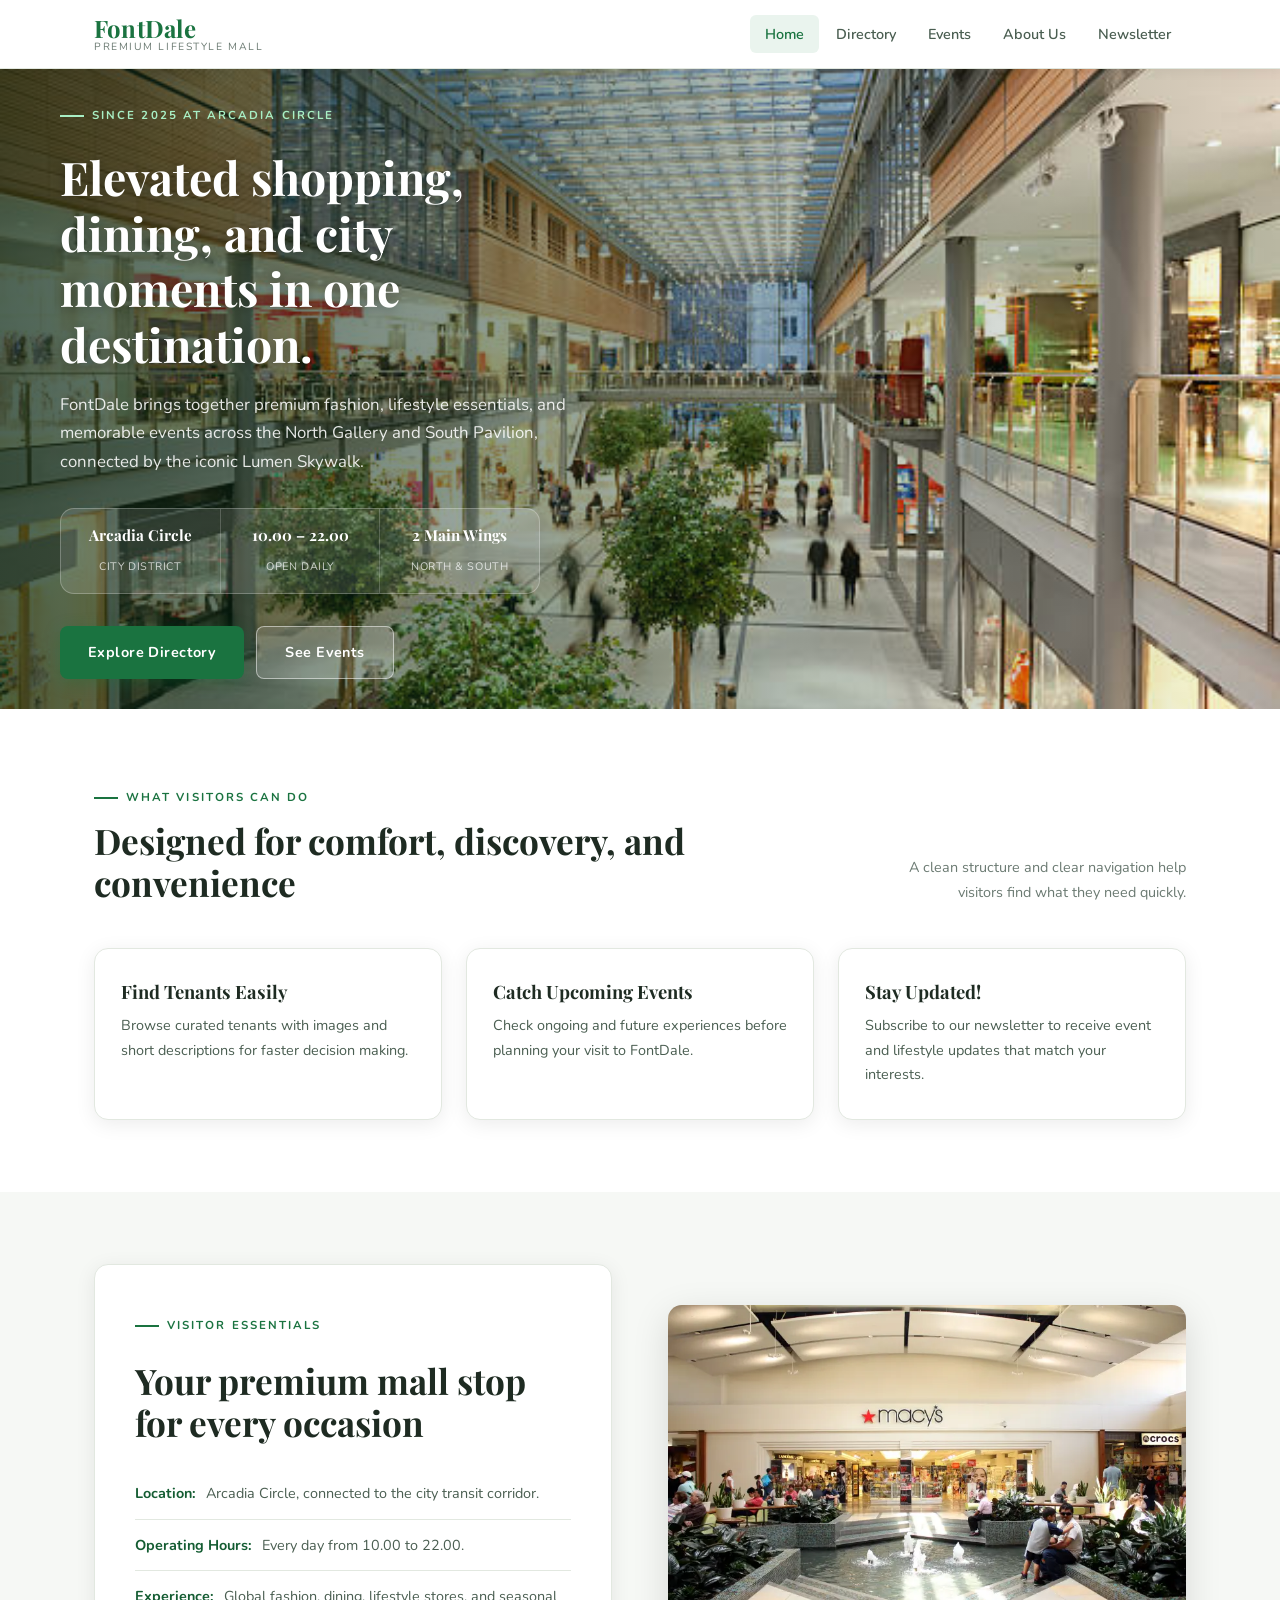
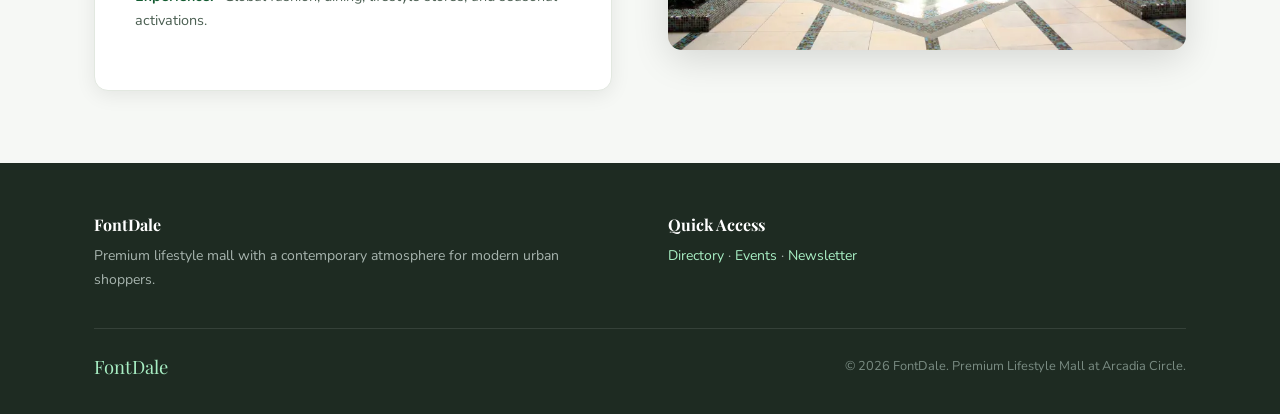
<file: index.html>
<!DOCTYPE html>
<html lang="en">
<head>
  <meta charset="UTF-8">
  <meta name="viewport" content="width=device-width, initial-scale=1.0">
  <title>FontDale | Home</title>
  <link rel="stylesheet" href="css/style.css">
</head>
<body>

  <header class="site-header">
    <div class="container nav-wrap">
      <a class="brand" href="index.html">
        <span class="brand-title">FontDale</span>
        <span class="brand-subtitle">Premium Lifestyle Mall</span>
      </a>
      <button class="nav-toggle" aria-label="Open navigation">&#9776;</button>
      <nav class="nav-links">
        <a class="active" href="index.html">Home</a>
        <a href="directory.html">Directory</a>
        <a href="events.html">Events</a>
        <a href="about.html">About Us</a>
        <a href="newsletter.html">Newsletter</a>
      </nav>
    </div>
  </header>

  <main>

    <section class="hero">
      <div class="hero-img-wrap">
        <img src="assets/hero-mall.png" alt="FontDale mall interior">
        <div class="hero-overlay">
          <div class="hero-text fade-up">
            <span class="eyebrow">Since 2025 at Arcadia Circle</span>
            <h1>Elevated shopping, dining, and city moments in one destination.</h1>
            <p>FontDale brings together premium fashion, lifestyle essentials, and memorable events across the North Gallery and South Pavilion, connected by the iconic Lumen Skywalk.</p>
            <div class="stat-row">
              <div class="stat-item">
                <strong>Arcadia Circle</strong>
                <span>City district</span>
              </div>
              <div class="stat-item">
                <strong>10.00 &ndash; 22.00</strong>
                <span>Open daily</span>
              </div>
              <div class="stat-item">
                <strong>2 Main Wings</strong>
                <span>North &amp; South</span>
              </div>
            </div>
            <div class="cta-row">
              <a class="btn btn-primary" href="directory.html">Explore Directory</a>
              <a class="btn btn-secondary" href="events.html">See Events</a>
            </div>
          </div>
        </div>
      </div>
    </section>

    <section class="section">
      <div class="container">
        <div class="section-head">
          <div>
            <span class="eyebrow">What visitors can do</span>
            <h2>Designed for comfort, discovery, and convenience</h2>
          </div>
          <p class="small-note">A clean structure and clear navigation help visitors find what they need quickly.</p>
        </div>
        <div class="quick-grid">
          <article class="info-card">
            <h3>Find Tenants Easily</h3>
            <p>Browse curated tenants with images and short descriptions for faster decision making.</p>
          </article>
          <article class="info-card">
            <h3>Catch Upcoming Events</h3>
            <p>Check ongoing and future experiences before planning your visit to FontDale.</p>
          </article>
          <article class="info-card">
            <h3>Stay Updated!</h3>
            <p>Subscribe to our newsletter to receive event and lifestyle updates that match your interests.</p>
          </article>
        </div>
      </div>
    </section>

    <section class="section section-alt">
      <div class="container two-col">
        <div class="highlight-card">
          <span class="eyebrow">Visitor essentials</span>
          <h2>Your premium mall stop for every occasion</h2>
          <ul class="list-clean">
            <li><strong>Location:</strong> Arcadia Circle, connected to the city transit corridor.</li>
            <li><strong>Operating Hours:</strong> Every day from 10.00 to 22.00.</li>
            <li><strong>Experience:</strong> Global fashion, dining, lifestyle stores, and seasonal activations.</li>
          </ul>
        </div>
        <div class="visual-box">
          <img src="assets/visitor-essentials.png" alt="FontDale mall entrance and common areas">
        </div>
      </div>
    </section>

  </main>

  <footer class="site-footer">
    <div class="container">
      <div class="footer-grid">
        <div>
          <h3>FontDale</h3>
          <p>Premium lifestyle mall with a contemporary atmosphere for modern urban shoppers.</p>
        </div>
        <div>
          <h3>Quick Access</h3>
          <p><a href="directory.html">Directory</a> &middot; <a href="events.html">Events</a> &middot; <a href="newsletter.html">Newsletter</a></p>
        </div>
      </div>
      <div class="footer-bottom">
        <span class="footer-brand">FontDale</span>
        <p>&copy; 2026 FontDale. Premium Lifestyle Mall at Arcadia Circle.</p>
      </div>
    </div>
  </footer>

  <script src="js/script.js"></script>
</body>
</html>
</file>
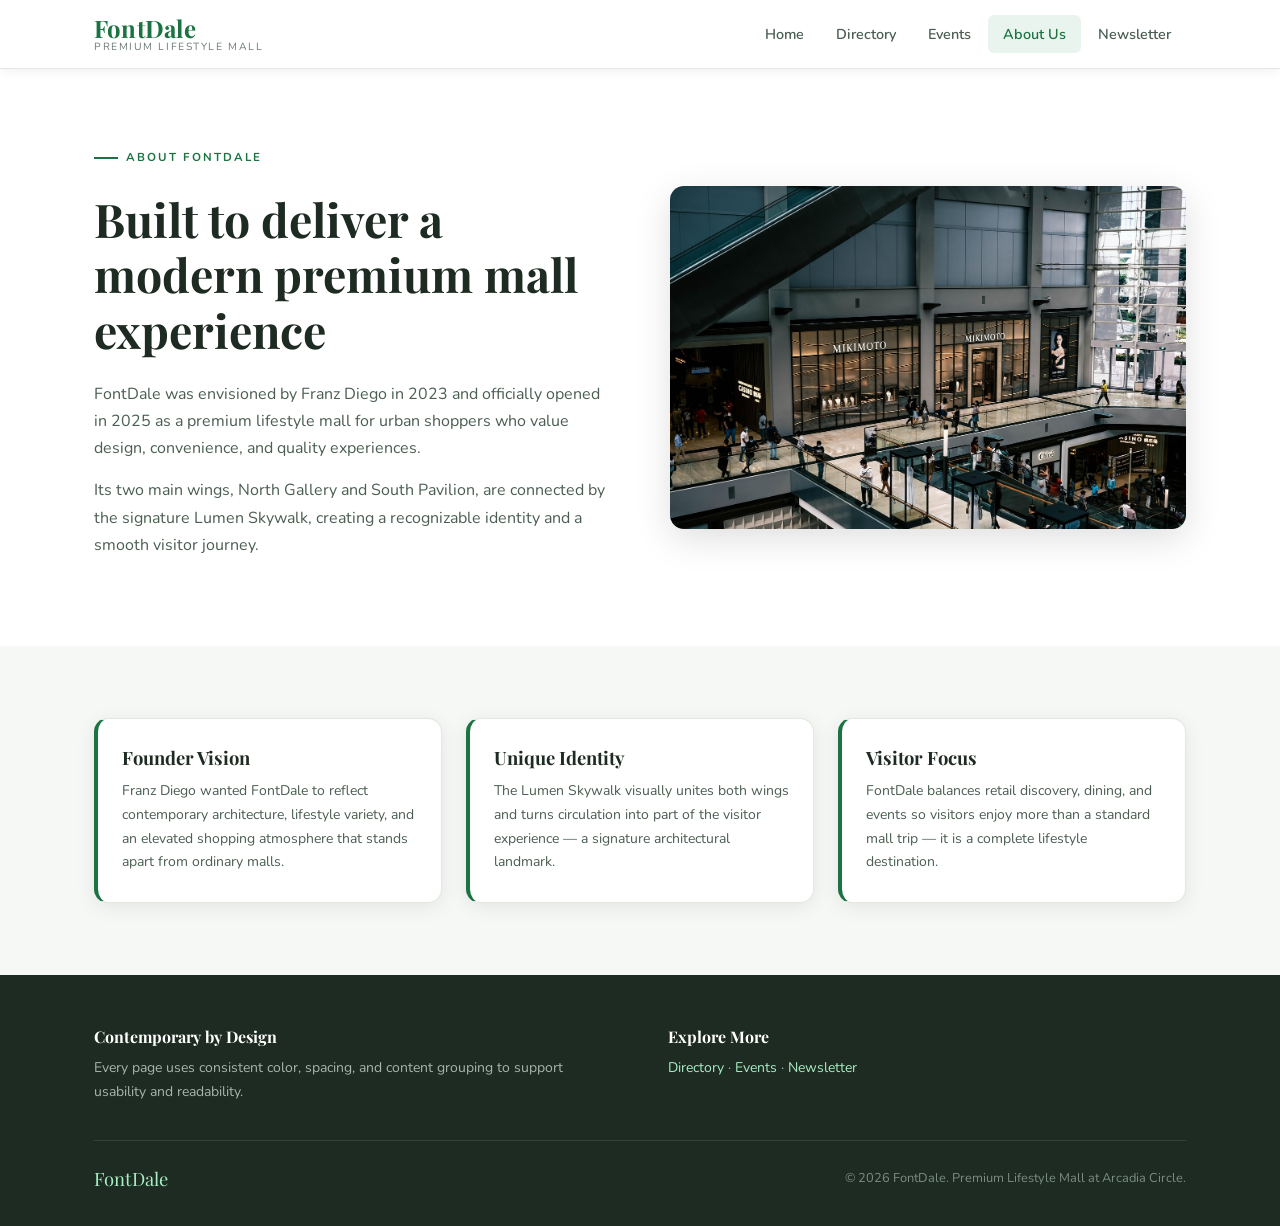
<file: about.html>
<!DOCTYPE html>
<html lang="en">
<head>
  <meta charset="UTF-8">
  <meta name="viewport" content="width=device-width, initial-scale=1.0">
  <title>FontDale | About Us</title>
  <link rel="stylesheet" href="css/style.css">
</head>
<body>

  <header class="site-header">
    <div class="container nav-wrap">
      <a class="brand" href="index.html">
        <span class="brand-title">FontDale</span>
        <span class="brand-subtitle">Premium Lifestyle Mall</span>
      </a>
      <button class="nav-toggle" aria-label="Open navigation">&#9776;</button>
      <nav class="nav-links">
        <a href="index.html">Home</a>
        <a href="directory.html">Directory</a>
        <a href="events.html">Events</a>
        <a class="active" href="about.html">About Us</a>
        <a href="newsletter.html">Newsletter</a>
      </nav>
    </div>
  </header>

  <main>

    <section class="section">
      <div class="container about-grid">
        <article class="about-card">
          <span class="eyebrow">About FontDale</span>
          <h1>Built to deliver a modern premium mall experience</h1>
          <p>FontDale was envisioned by Franz Diego in 2023 and officially opened in 2025 as a premium lifestyle mall for urban shoppers who value design, convenience, and quality experiences.</p>
          <p>Its two main wings, North Gallery and South Pavilion, are connected by the signature Lumen Skywalk, creating a recognizable identity and a smooth visitor journey.</p>
        </article>
        <div class="visual-box">
          <img src="assets/about-skywalk-new.jpg" alt="Lumen Skywalk connecting FontDale's two wings">
        </div>
      </div>
    </section>

    <section class="section section-alt">
      <div class="container card-grid">
        <article class="timeline-card">
          <h3>Founder Vision</h3>
          <p>Franz Diego wanted FontDale to reflect contemporary architecture, lifestyle variety, and an elevated shopping atmosphere that stands apart from ordinary malls.</p>
        </article>
        <article class="timeline-card">
          <h3>Unique Identity</h3>
          <p>The Lumen Skywalk visually unites both wings and turns circulation into part of the visitor experience — a signature architectural landmark.</p>
        </article>
        <article class="timeline-card">
          <h3>Visitor Focus</h3>
          <p>FontDale balances retail discovery, dining, and events so visitors enjoy more than a standard mall trip — it is a complete lifestyle destination.</p>
        </article>
      </div>
    </section>

  </main>

  <footer class="site-footer">
    <div class="container">
      <div class="footer-grid">
        <div>
          <h3>Contemporary by Design</h3>
          <p>Every page uses consistent color, spacing, and content grouping to support usability and readability.</p>
        </div>
        <div>
          <h3>Explore More</h3>
          <p><a href="directory.html">Directory</a> &middot; <a href="events.html">Events</a> &middot; <a href="newsletter.html">Newsletter</a></p>
        </div>
      </div>
      <div class="footer-bottom">
        <span class="footer-brand">FontDale</span>
        <p>&copy; 2026 FontDale. Premium Lifestyle Mall at Arcadia Circle.</p>
      </div>
    </div>
  </footer>

  <script src="js/script.js"></script>
</body>
</html>
</file>
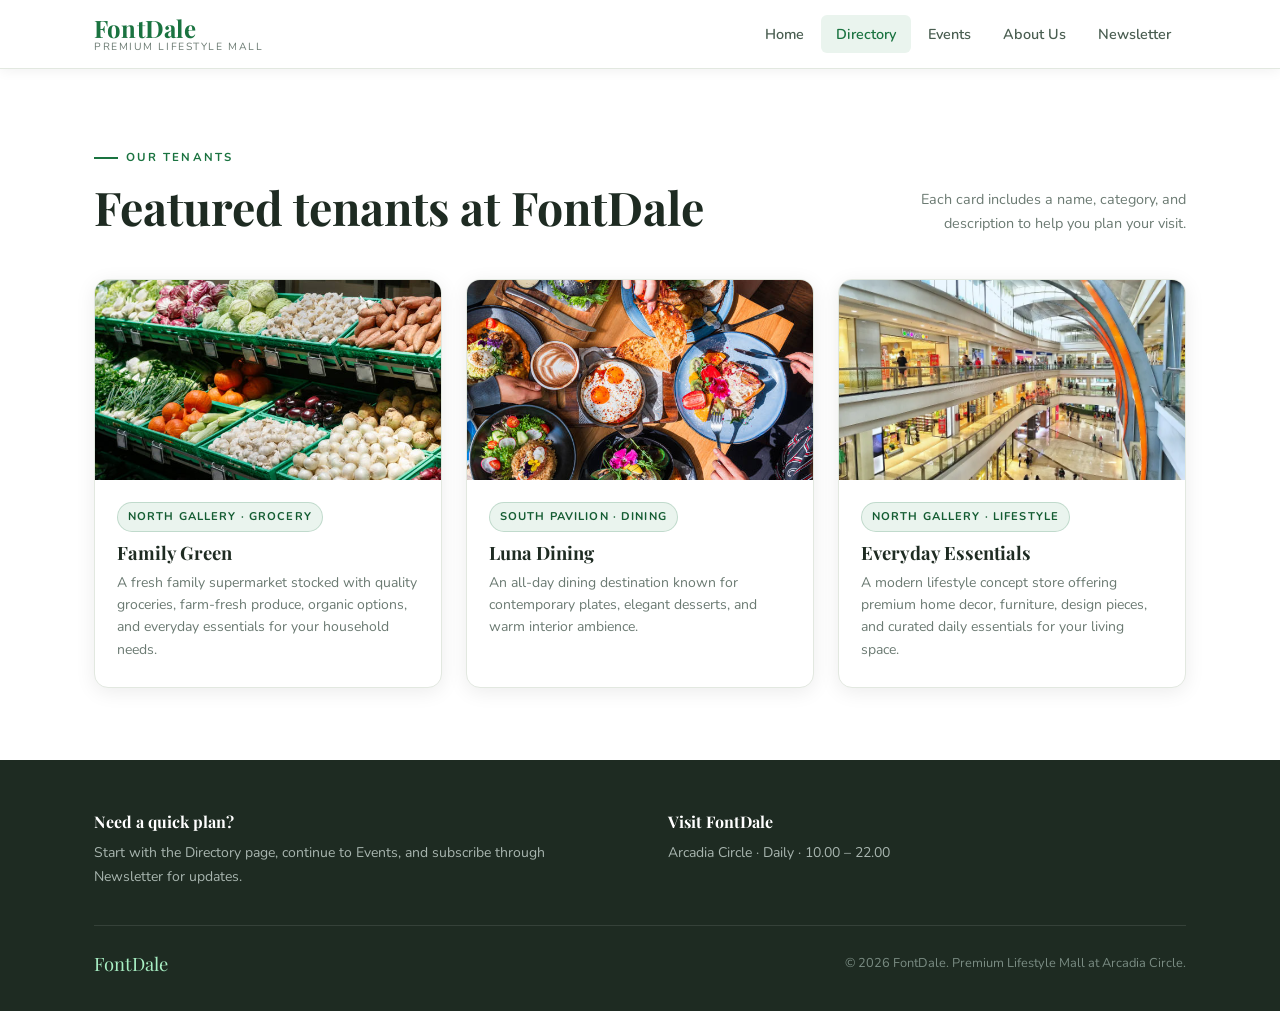
<file: directory.html>
<!DOCTYPE html>
<html lang="en">
<head>
  <meta charset="UTF-8">
  <meta name="viewport" content="width=device-width, initial-scale=1.0">
  <title>FontDale | Directory</title>
  <link rel="stylesheet" href="css/style.css">
</head>
<body>

  <header class="site-header">
    <div class="container nav-wrap">
      <a class="brand" href="index.html">
        <span class="brand-title">FontDale</span>
        <span class="brand-subtitle">Premium Lifestyle Mall</span>
      </a>
      <button class="nav-toggle" aria-label="Open navigation">&#9776;</button>
      <nav class="nav-links">
        <a href="index.html">Home</a>
        <a class="active" href="directory.html">Directory</a>
        <a href="events.html">Events</a>
        <a href="about.html">About Us</a>
        <a href="newsletter.html">Newsletter</a>
      </nav>
    </div>
  </header>

  <main class="section">
    <div class="container">
      <div class="section-head">
        <div>
          <span class="eyebrow">Our Tenants</span>
          <h1>Featured tenants at FontDale</h1>
        </div>
        <p class="small-note">Each card includes a name, category, and description to help you plan your visit.</p>
      </div>

      <div class="card-grid">

        <article class="tenant-card">
          <img src="assets/grocery-tenant.png" alt="Family Green fresh produce and grocery">
          <div class="card-body">
            <span class="badge">North Gallery &middot; Grocery</span>
            <h3>Family Green</h3>
            <p>A fresh family supermarket stocked with quality groceries, farm-fresh produce, organic options, and everyday essentials for your household needs.</p>
          </div>
        </article>

        <article class="tenant-card">
          <img src="assets/dining-tenant.png" alt="Luna Dining contemporary food spread">
          <div class="card-body">
            <span class="badge">South Pavilion &middot; Dining</span>
            <h3>Luna Dining</h3>
            <p>An all-day dining destination known for contemporary plates, elegant desserts, and warm interior ambience.</p>
          </div>
        </article>

        <article class="tenant-card">
          <img src="assets/lifestyle-tenant.png" alt="Everyday Essentials home and lifestyle store">
          <div class="card-body">
            <span class="badge">North Gallery &middot; Lifestyle</span>
            <h3>Everyday Essentials</h3>
            <p>A modern lifestyle concept store offering premium home decor, furniture, design pieces, and curated daily essentials for your living space.</p>
          </div>
        </article>

      </div>
    </div>
  </main>

  <footer class="site-footer">
    <div class="container">
      <div class="footer-grid">
        <div>
          <h3>Need a quick plan?</h3>
          <p>Start with the Directory page, continue to Events, and subscribe through Newsletter for updates.</p>
        </div>
        <div>
          <h3>Visit FontDale</h3>
          <p>Arcadia Circle &middot; Daily &middot; 10.00 &ndash; 22.00</p>
        </div>
      </div>
      <div class="footer-bottom">
        <span class="footer-brand">FontDale</span>
        <p>&copy; 2026 FontDale. Premium Lifestyle Mall at Arcadia Circle.</p>
      </div>
    </div>
  </footer>

  <script src="js/script.js"></script>
</body>
</html>
</file>
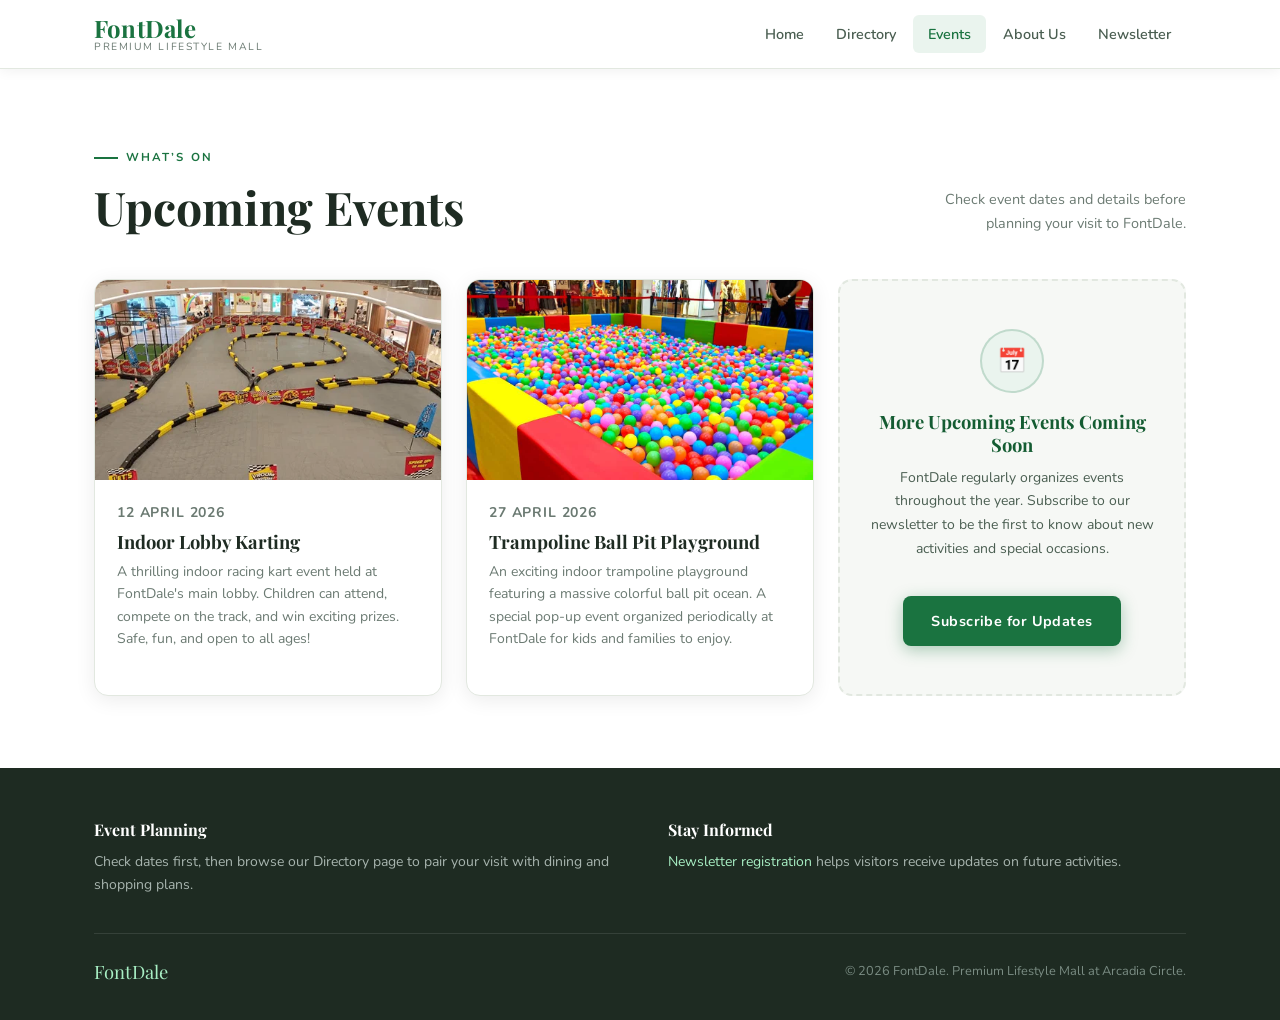
<file: events.html>
<!DOCTYPE html>
<html lang="en">
<head>
  <meta charset="UTF-8">
  <meta name="viewport" content="width=device-width, initial-scale=1.0">
  <title>FontDale | Events</title>
  <link rel="stylesheet" href="css/style.css">
</head>
<body>

  <header class="site-header">
    <div class="container nav-wrap">
      <a class="brand" href="index.html">
        <span class="brand-title">FontDale</span>
        <span class="brand-subtitle">Premium Lifestyle Mall</span>
      </a>
      <button class="nav-toggle" aria-label="Open navigation">&#9776;</button>
      <nav class="nav-links">
        <a href="index.html">Home</a>
        <a href="directory.html">Directory</a>
        <a class="active" href="events.html">Events</a>
        <a href="about.html">About Us</a>
        <a href="newsletter.html">Newsletter</a>
      </nav>
    </div>
  </header>

  <main class="section">
    <div class="container">
      <div class="section-head">
        <div>
          <span class="eyebrow">What&rsquo;s On</span>
          <h1>Upcoming Events</h1>
        </div>
        <p class="small-note">Check event dates and details before planning your visit to FontDale.</p>
      </div>

      <div class="card-grid">

        <article class="event-card">
          <img src="assets/event-karting.png" alt="Indoor Lobby Karting event at FontDale">
          <div class="card-body">
            <p class="meta">12 April 2026</p>
            <h3>Indoor Lobby Karting</h3>
            <p>A thrilling indoor racing kart event held at FontDale's main lobby. Children can attend, compete on the track, and win exciting prizes. Safe, fun, and open to all ages!</p>
          </div>
        </article>

        <article class="event-card">
          <img src="assets/event-ballpit.png" alt="Indoor ball pit playground at FontDale mall">
          <div class="card-body">
            <p class="meta">27 April 2026</p>
            <h3>Trampoline Ball Pit Playground</h3>
            <p>An exciting indoor trampoline playground featuring a massive colorful ball pit ocean. A special pop-up event organized periodically at FontDale for kids and families to enjoy.</p>
          </div>
        </article>

        <article class="event-card-coming">
          <div class="coming-icon">&#128197;</div>
          <h3>More Upcoming Events Coming Soon</h3>
          <p>FontDale regularly organizes events throughout the year. Subscribe to our newsletter to be the first to know about new activities and special occasions.</p>
          <br>
          <a class="btn btn-primary" href="newsletter.html" style="margin-top:8px;">Subscribe for Updates</a>
        </article>

      </div>
    </div>
  </main>

  <footer class="site-footer">
    <div class="container">
      <div class="footer-grid">
        <div>
          <h3>Event Planning</h3>
          <p>Check dates first, then browse our Directory page to pair your visit with dining and shopping plans.</p>
        </div>
        <div>
          <h3>Stay Informed</h3>
          <p><a href="newsletter.html">Newsletter registration</a> helps visitors receive updates on future activities.</p>
        </div>
      </div>
      <div class="footer-bottom">
        <span class="footer-brand">FontDale</span>
        <p>&copy; 2026 FontDale. Premium Lifestyle Mall at Arcadia Circle.</p>
      </div>
    </div>
  </footer>

  <script src="js/script.js"></script>
</body>
</html>
</file>
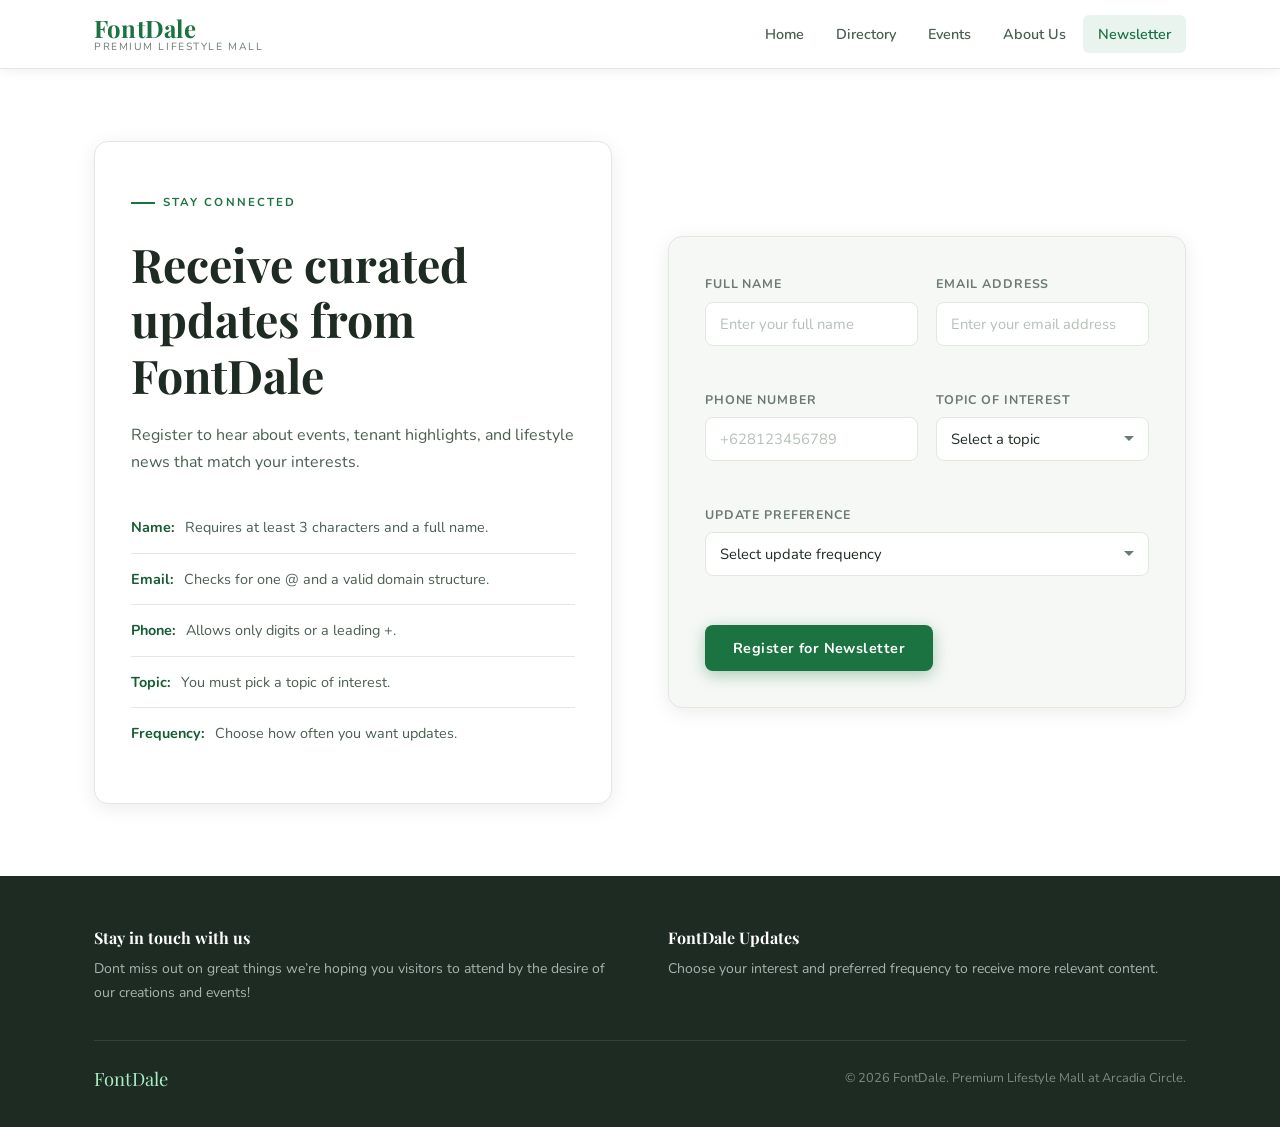
<file: newsletter.html>
<!DOCTYPE html>
<html lang="en">
<head>
  <meta charset="UTF-8">
  <meta name="viewport" content="width=device-width, initial-scale=1.0">
  <title>FontDale | Newsletter</title>
  <link rel="stylesheet" href="css/style.css">
</head>
<body>

  <header class="site-header">
    <div class="container nav-wrap">
      <a class="brand" href="index.html">
        <span class="brand-title">FontDale</span>
        <span class="brand-subtitle">Premium Lifestyle Mall</span>
      </a>
      <button class="nav-toggle" aria-label="Open navigation">&#9776;</button>
      <nav class="nav-links">
        <a href="index.html">Home</a>
        <a href="directory.html">Directory</a>
        <a href="events.html">Events</a>
        <a href="about.html">About Us</a>
        <a class="active" href="newsletter.html">Newsletter</a>
      </nav>
    </div>
  </header>

  <main class="section">
    <div class="container two-col">

      <article class="news-card">
        <span class="eyebrow">Stay Connected</span>
        <h1>Receive curated updates from FontDale</h1>
        <p>Register to hear about events, tenant highlights, and lifestyle news that match your interests.</p>
        <ul class="list-clean">
          <li><strong>Name:</strong> Requires at least 3 characters and a full name.</li>
          <li><strong>Email:</strong> Checks for one @ and a valid domain structure.</li>
          <li><strong>Phone:</strong> Allows only digits or a leading +.</li>
          <li><strong>Topic:</strong> You must pick a topic of interest.</li>
          <li><strong>Frequency:</strong> Choose how often you want updates.</li>
        </ul>
      </article>

      <section class="form-card">
        <form id="newsletterForm" novalidate>
          <div class="form-grid">
            <div class="field">
              <label for="fullName">Full Name</label>
              <input id="fullName" type="text" placeholder="Enter your full name">
              <div class="error" id="fullNameError"></div>
            </div>

            <div class="field">
              <label for="email">Email Address</label>
              <input id="email" type="text" placeholder="Enter your email address">
              <div class="error" id="emailError"></div>
            </div>

            <div class="field">
              <label for="phone">Phone Number</label>
              <input id="phone" type="text" placeholder="+628123456789">
              <div class="error" id="phoneError"></div>
            </div>

            <div class="field">
              <label for="topic">Topic of Interest</label>
              <select id="topic">
                <option value="">Select a topic</option>
                <option value="fashion">Fashion</option>
                <option value="dining">Dining</option>
                <option value="events">Events</option>
                <option value="lifestyle">Lifestyle</option>
              </select>
              <div class="error" id="topicError"></div>
            </div>

            <div class="field full-span">
              <label for="frequency">Update Preference</label>
              <select id="frequency">
                <option value="">Select update frequency</option>
                <option value="weekly">Weekly</option>
                <option value="biweekly">Every Two Weeks</option>
                <option value="monthly">Monthly</option>
              </select>
              <div class="error" id="frequencyError"></div>
            </div>
          </div>

          <button class="btn btn-primary" type="submit">Register for Newsletter</button>
          <div class="success-box" id="successMessage">Registration successful. Welcome to FontDale updates.</div>
          <div class="fail-box" id="failMessage">Please review the form. Some fields still need correction.</div>
        </form>
      </section>

    </div>
  </main>

  <footer class="site-footer">
    <div class="container">
      <div class="footer-grid">
        <div>
          <h3>Stay in touch with us</h3>
          <p>Dont miss out on great things we’re hoping you visitors to attend by the desire of our creations and events!</p>
        </div>
        <div>
          <h3>FontDale Updates</h3>
          <p>Choose your interest and preferred frequency to receive more relevant content.</p>
        </div>
      </div>
      <div class="footer-bottom">
        <span class="footer-brand">FontDale</span>
        <p>&copy; 2026 FontDale. Premium Lifestyle Mall at Arcadia Circle.</p>
      </div>
    </div>
  </footer>

  <script src="js/script.js"></script>
</body>
</html>
</file>
<file: css/style.css>
@import url('https://fonts.googleapis.com/css2?family=Nunito:wght@400;500;600;700;800&family=Playfair+Display:wght@600;700&display=swap');

*, *::before, *::after { box-sizing: border-box; margin: 0; padding: 0; }

:root {
  --green: #1a7340;
  --green-light: #21924f;
  --green-dark: #145c32;
  --green-tint: #eaf4ee;
  --gold: #c98a1a;
  --gold-light: #f5a623;
  --bg: #ffffff;
  --bg-alt: #f6f8f5;
  --bg-card: #ffffff;
  --border: #e2e8e0;
  --text: #1e2b22;
  --text-muted: #6b7a72;
  --text-light: #4a5e51;
  --white: #ffffff;
  --radius: 14px;
  --radius-sm: 8px;
  --shadow: 0 4px 20px rgba(0,0,0,0.08);
  --shadow-hover: 0 10px 36px rgba(0,0,0,0.13);
  --transition: 0.28s cubic-bezier(0.4,0,0.2,1);
}

html { scroll-behavior: smooth; }

body {
  font-family: 'Nunito', sans-serif;
  background: var(--bg);
  color: var(--text);
  line-height: 1.7;
  overflow-x: hidden;
  font-size: 16px;
}

h1,h2,h3 { font-family: 'Playfair Display', serif; line-height: 1.2; color: var(--text); }
h1 { font-size: clamp(1.9rem, 4.5vw, 2.9rem); }
h2 { font-size: clamp(1.5rem, 3vw, 2.2rem); }
h3 { font-size: 1.15rem; }
p { color: var(--text-light); }
a { color: var(--green); text-decoration: none; transition: color var(--transition); }
a:hover { color: var(--green-light); }
img { max-width: 100%; display: block; }

.container { max-width: 1140px; margin: 0 auto; padding: 0 24px; }


.site-header {
  position: sticky; top: 0; z-index: 100;
  background: rgba(255,255,255,0.97);
  backdrop-filter: blur(12px); -webkit-backdrop-filter: blur(12px);
  border-bottom: 1px solid var(--border);
  box-shadow: 0 2px 12px rgba(0,0,0,0.06);
}
.nav-wrap { display: flex; align-items: center; justify-content: space-between; height: 68px; gap: 24px; }
.brand { display: flex; flex-direction: column; line-height: 1.1; text-decoration: none; flex-shrink: 0; }
.brand-title { font-family: 'Playfair Display', serif; font-size: 1.5rem; font-weight: 700; color: var(--green); letter-spacing: 0.01em; }
.brand-subtitle { font-size: 0.65rem; color: var(--text-muted); letter-spacing: 0.15em; text-transform: uppercase; font-family: 'Nunito', sans-serif; }
.nav-links { display: flex; gap: 2px; align-items: center; }
.nav-links a { color: var(--text-light); font-size: 0.9rem; font-weight: 600; padding: 7px 15px; border-radius: 6px; transition: all var(--transition); }
.nav-links a:hover { color: var(--green); background: var(--green-tint); }
.nav-links a.active { color: var(--green); background: var(--green-tint); }
.nav-toggle { display: none; background: var(--bg-alt); border: 1px solid var(--border); color: var(--text); font-size: 1.2rem; padding: 6px 11px; border-radius: var(--radius-sm); cursor: pointer; transition: background var(--transition); }
.nav-toggle:hover { background: var(--green-tint); color: var(--green); }


.hero { position: relative; overflow: hidden; }
.hero-img-wrap { position: relative; width: 100%; height: 640px; overflow: hidden; }
.hero-img-wrap img { width: 100%; height: 100%; object-fit: cover; display: block; }
.hero-overlay {
  position: absolute; inset: 0;
  background: linear-gradient(to right, rgba(10,40,20,0.72) 0%, rgba(10,40,20,0.35) 55%, transparent 100%);
  display: flex; align-items: center; padding: 48px 0;
}
.hero-text { padding: 0 0 0 60px; max-width: 600px; color: #fff; }
.hero-text .eyebrow { color: #a8efc4; }
.hero-text h1 { color: #ffffff; margin: 12px 0 18px; text-shadow: 0 2px 12px rgba(0,0,0,0.3); }
.hero-text p { color: rgba(255,255,255,0.88); margin-bottom: 32px; font-size: 1.05rem; }


.eyebrow { display: inline-flex; align-items: center; gap: 8px; font-size: 0.72rem; font-weight: 700; letter-spacing: 0.18em; text-transform: uppercase; color: var(--green); font-family: 'Nunito', sans-serif; margin-bottom: 12px; }
.eyebrow::before { content: ''; display: inline-block; width: 24px; height: 2px; background: currentColor; flex-shrink: 0; }


.stat-row { display: flex; margin-bottom: 32px; border: 1px solid rgba(255,255,255,0.25); border-radius: var(--radius); overflow: hidden; background: rgba(255,255,255,0.12); backdrop-filter: blur(8px); max-width: 480px; }
.stat-item { flex: 1; padding: 14px 16px; text-align: center; border-right: 1px solid rgba(255,255,255,0.2); }
.stat-item:last-child { border-right: none; }
.stat-item strong { display: block; font-family: 'Playfair Display', serif; font-size: 0.95rem; color: #fff; margin-bottom: 3px; }
.stat-item span { font-size: 0.68rem; color: rgba(255,255,255,0.75); line-height: 1.3; text-transform: uppercase; letter-spacing: 0.05em; }


.cta-row { display: flex; gap: 12px; flex-wrap: wrap; }
.btn { display: inline-flex; align-items: center; gap: 8px; padding: 13px 28px; border-radius: var(--radius-sm); font-size: 0.9rem; font-weight: 700; letter-spacing: 0.03em; transition: all var(--transition); cursor: pointer; border: none; text-decoration: none; font-family: 'Nunito', sans-serif; }
.btn-primary { background: var(--green); color: #fff; box-shadow: 0 4px 16px rgba(26,115,64,0.35); }
.btn-primary:hover { background: var(--green-light); color: #fff; box-shadow: 0 6px 22px rgba(26,115,64,0.45); transform: translateY(-2px); }
.btn-secondary { background: rgba(255,255,255,0.15); color: #fff; border: 1.5px solid rgba(255,255,255,0.5); backdrop-filter: blur(6px); }
.btn-secondary:hover { background: rgba(255,255,255,0.25); color: #fff; transform: translateY(-2px); }


.section { padding: 72px 0; }
.section-alt { background: var(--bg-alt); }
.section-head { display: flex; justify-content: space-between; align-items: flex-end; gap: 40px; margin-bottom: 44px; }
.section-head .small-note { font-size: 0.9rem; max-width: 280px; text-align: right; color: var(--text-muted); }


.card-grid, .quick-grid { display: grid; grid-template-columns: repeat(3, 1fr); gap: 24px; }
.info-card { background: var(--bg-card); border: 1px solid var(--border); border-radius: var(--radius); padding: 32px 26px; transition: all var(--transition); position: relative; overflow: hidden; box-shadow: var(--shadow); }
.info-card::before { content: ''; position: absolute; top: 0; left: 0; right: 0; height: 3px; background: linear-gradient(90deg, var(--green), var(--green-light)); transform: scaleX(0); transform-origin: left; transition: transform var(--transition); }
.info-card:hover { border-color: var(--green); transform: translateY(-4px); box-shadow: var(--shadow-hover); }
.info-card:hover::before { transform: scaleX(1); }
.info-card h3 { margin-bottom: 10px; }
.info-card p { font-size: 0.9rem; }


.tenant-card, .event-card { background: var(--bg-card); border: 1px solid var(--border); border-radius: var(--radius); overflow: hidden; transition: all var(--transition); box-shadow: var(--shadow); }
.tenant-card:hover, .event-card:hover { border-color: var(--green); transform: translateY(-6px); box-shadow: var(--shadow-hover); }
.tenant-card img, .event-card img { width: 100%; height: 200px; object-fit: cover; display: block; }
.card-body { padding: 22px 22px 26px; }
.card-body h3 { margin-bottom: 8px; font-size: 1.15rem; }
.card-body p { font-size: 0.875rem; color: var(--text-muted); line-height: 1.6; }
.badge { display: inline-block; background: var(--green-tint); color: var(--green-dark); font-size: 0.7rem; font-weight: 700; letter-spacing: 0.1em; text-transform: uppercase; padding: 4px 10px; border-radius: 20px; margin-bottom: 10px; border: 1px solid rgba(26,115,64,0.2); }
.meta { font-size: 0.78rem; color: var(--gold); font-weight: 700; letter-spacing: 0.06em; text-transform: uppercase; margin-bottom: 6px !important; }


.event-card-coming { background: var(--bg-alt); border: 2px dashed var(--border); border-radius: var(--radius); display: flex; flex-direction: column; align-items: center; justify-content: center; text-align: center; padding: 48px 28px; min-height: 300px; transition: all var(--transition); }
.event-card-coming:hover { border-color: var(--green); background: var(--green-tint); }
.coming-icon { width: 64px; height: 64px; background: var(--green-tint); border: 2px solid rgba(26,115,64,0.2); border-radius: 50%; display: flex; align-items: center; justify-content: center; margin-bottom: 18px; font-size: 1.5rem; }
.event-card-coming h3 { margin-bottom: 10px; color: var(--green-dark); }
.event-card-coming p { font-size: 0.875rem; }


.two-col { display: grid; grid-template-columns: 1fr 1fr; gap: 56px; align-items: center; }
.highlight-card { padding: 44px 40px; background: var(--bg-card); border: 1px solid var(--border); border-radius: var(--radius); box-shadow: var(--shadow); }
.highlight-card h2 { margin: 12px 0 24px; }
.list-clean { list-style: none; }
.list-clean li { padding: 13px 0; border-bottom: 1px solid var(--border); font-size: 0.9rem; color: var(--text-light); }
.list-clean li:last-child { border-bottom: none; }
.list-clean li strong { color: var(--green-dark); margin-right: 6px; }
.visual-box { border-radius: var(--radius); overflow: hidden; box-shadow: var(--shadow-hover); min-height: 280px; }
.visual-box img { width: 100%; height: 100%; object-fit: cover; min-height: 280px; }


.about-grid { display: grid; grid-template-columns: 1fr 1fr; gap: 60px; align-items: center; }
.about-card h1 { margin: 12px 0 22px; }
.about-card p { margin-bottom: 15px; }
.timeline-card { background: var(--bg-card); border: 1px solid var(--border); border-radius: var(--radius); padding: 28px 24px; border-left: 4px solid var(--green); transition: all var(--transition); box-shadow: var(--shadow); }
.timeline-card:hover { transform: translateY(-4px); box-shadow: var(--shadow-hover); border-left-color: var(--green-light); }
.timeline-card h3 { margin-bottom: 10px; }
.timeline-card p { font-size: 0.875rem; }


.news-card { padding: 44px 36px; background: var(--bg-card); border: 1px solid var(--border); border-radius: var(--radius); box-shadow: var(--shadow); }
.news-card h1 { margin: 12px 0 18px; }
.news-card > p { margin-bottom: 26px; }
.form-card { background: var(--bg-alt); border: 1px solid var(--border); border-radius: var(--radius); padding: 36px; box-shadow: var(--shadow); }
.form-grid { display: grid; grid-template-columns: 1fr 1fr; gap: 18px; margin-bottom: 24px; }
.field { display: flex; flex-direction: column; gap: 7px; }
.full-span { grid-column: 1 / -1; }
label { font-size: 0.78rem; font-weight: 700; color: var(--text-muted); letter-spacing: 0.07em; text-transform: uppercase; }
input, select { background: var(--bg-card); border: 1.5px solid var(--border); border-radius: var(--radius-sm); color: var(--text); font-family: 'Nunito', sans-serif; font-size: 0.92rem; padding: 11px 14px; transition: all var(--transition); outline: none; appearance: none; }
input::placeholder { color: #b5c0b8; }
input:focus, select:focus { border-color: var(--green); box-shadow: 0 0 0 3px rgba(26,115,64,0.12); }
select { background-image: url("data:image/svg+xml,%3Csvg xmlns='http://www.w3.org/2000/svg' width='12' height='12' viewBox='0 0 12 12'%3E%3Cpath fill='%236b7a72' d='M6 8L1 3h10z'/%3E%3C/svg%3E"); background-repeat: no-repeat; background-position: right 13px center; background-color: var(--bg-card); padding-right: 34px; cursor: pointer; }
select option { background: var(--bg-card); color: var(--text); }
.error { font-size: 0.78rem; color: #dc2626; min-height: 18px; font-weight: 600; }
.success-box { display: none; margin-top: 18px; padding: 13px 16px; background: #ecfdf5; border: 1px solid #6ee7b7; border-radius: var(--radius-sm); color: #065f46; font-size: 0.875rem; font-weight: 600; }
.fail-box { display: none; margin-top: 18px; padding: 13px 16px; background: #fef2f2; border: 1px solid #fca5a5; border-radius: var(--radius-sm); color: #991b1b; font-size: 0.875rem; font-weight: 600; }


.site-footer { background: var(--text); padding: 52px 0 32px; }
.footer-grid { display: grid; grid-template-columns: 1fr 1fr; gap: 56px; margin-bottom: 36px; }
.footer-grid h3 { font-size: 1rem; margin-bottom: 10px; color: #ffffff; }
.footer-grid p { font-size: 0.875rem; color: #a8b5af; line-height: 1.7; }
.footer-grid a { color: #a8efc4; }
.footer-grid a:hover { color: #ffffff; }
.footer-bottom { border-top: 1px solid rgba(255,255,255,0.1); padding-top: 22px; display: flex; justify-content: space-between; align-items: center; gap: 16px; }
.footer-bottom p { font-size: 0.8rem; color: #7a8c83; }
.footer-brand { font-family: 'Playfair Display', serif; color: #a8efc4; font-size: 1.15rem; }


@keyframes fadeUp { from { opacity: 0; transform: translateY(22px); } to { opacity: 1; transform: translateY(0); } }
.fade-up { animation: fadeUp 0.65s ease both; }
.fade-up-delay-1 { animation-delay: 0.1s; }
.fade-up-delay-2 { animation-delay: 0.2s; }
.fade-up-delay-3 { animation-delay: 0.3s; }


@media (max-width: 900px) {
  .hero-img-wrap { height: 480px; }
  .hero-text { padding: 0 0 0 32px; }
  .two-col, .about-grid { grid-template-columns: 1fr; gap: 36px; }
  .card-grid, .quick-grid { grid-template-columns: 1fr 1fr; }
  .section-head { flex-direction: column; align-items: flex-start; }
  .section-head .small-note { text-align: left; max-width: 100%; }
  .footer-grid { grid-template-columns: 1fr; gap: 28px; }
  .form-grid { grid-template-columns: 1fr; }
}

@media (max-width: 768px) {

  .site-header {
    z-index: 1000;
  }

  .nav-wrap {
    height: 68px;
  }

  .brand {
    max-width: 70%;
  }

  .brand-title {
    font-size: 1.6rem;
  }

  .brand-subtitle {
    font-size: 0.65rem;
    letter-spacing: 0.18em;
    white-space: nowrap;
  }

  .nav-toggle {
    display: block;
    position: relative;
    z-index: 1200;
    background: var(--green-tint);
    color: var(--green);
    border: 1px solid var(--border);
    padding: 8px 12px;
    border-radius: 10px;
  }

  .nav-links {
    position: fixed;
    top: 0;
    right: 0;
    width: 46%;
    min-width: 170px;
    height: 100dvh;

    display: flex !important;
    flex-direction: column;
    align-items: flex-start;

    background: var(--green-dark);
    padding: 34px 18px;
    gap: 0;

    box-shadow: -10px 0 30px rgba(0, 0, 0, 0.25);
    z-index: 1100;

    transform: translateX(100%);
    transition: transform 0.28s ease;
    pointer-events: none;
  }

  .nav-links.open {
    transform: translateX(0);
    pointer-events: auto;
  }

  .nav-links::before {
    content: "FrontDale";
    color: #ffffff;
    font-family: 'Playfair Display', serif;
    font-size: 0.85rem;
    margin-bottom: 18px;
  }

  .nav-links a {
    width: 100%;
    color: #ffffff;
    font-size: 0.85rem;
    font-weight: 600;
    padding: 13px 0;
    border-radius: 0;
    border-bottom: 1px solid rgba(255, 255, 255, 0.35);
    background: transparent;
  }

  .nav-links a:hover,
  .nav-links a.active {
    color: #ffffff;
    background: transparent;
  }

  .nav-overlay {
    position: fixed;
    inset: 0;
    background: rgba(0, 0, 0, 0.45);
    z-index: 900;
    opacity: 0;
    pointer-events: none;
    transition: opacity 0.28s ease;
  }

  .nav-overlay.open {
    opacity: 1;
    pointer-events: auto;
  }
}
</file>
